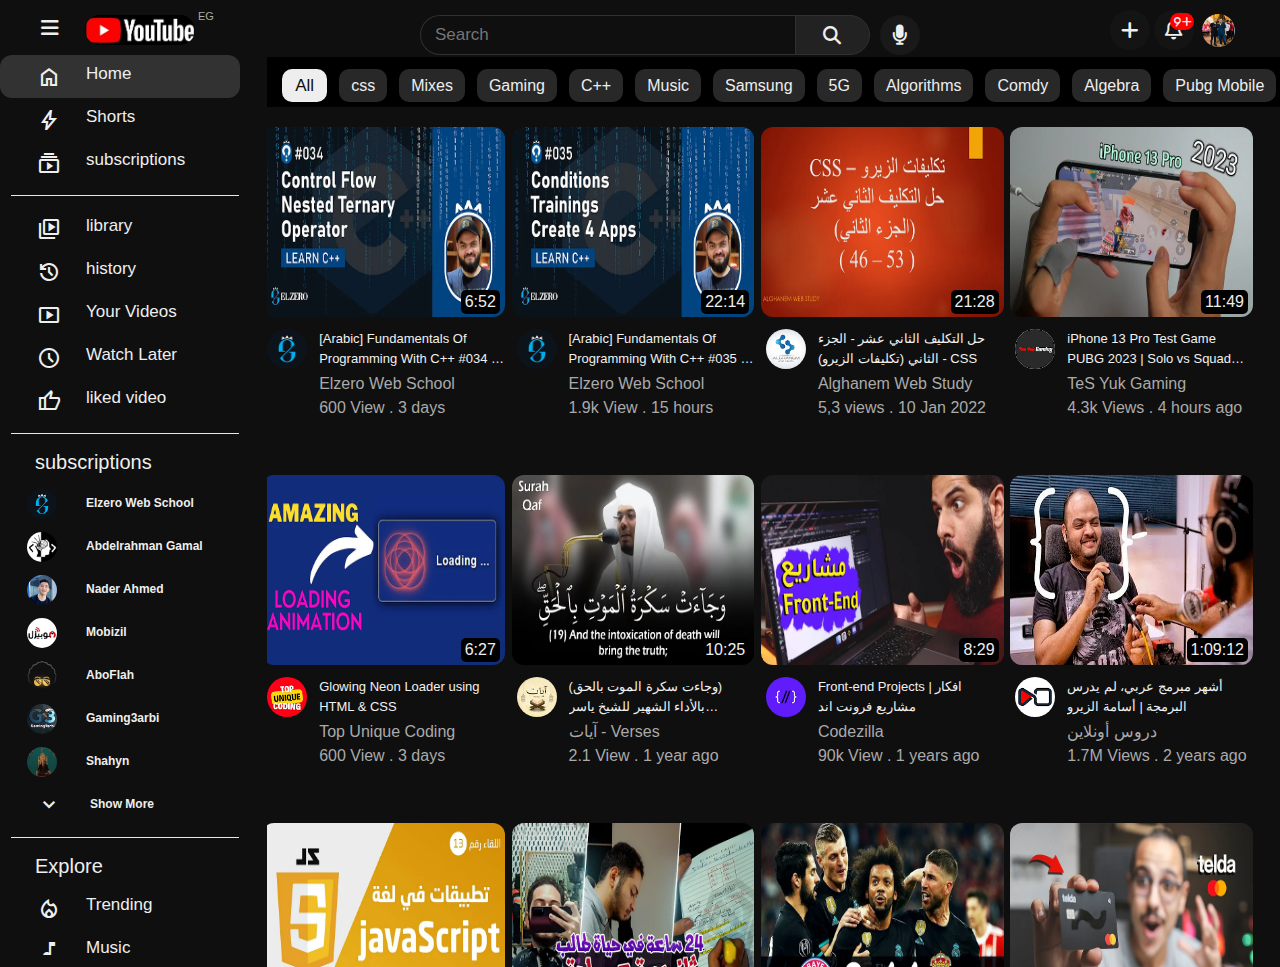
<file: index2.html>
<!DOCTYPE html>
<html lang="en">
<head>
  <meta charset="UTF-8">
  <meta http-equiv="X-UA-Compatible" content="IE=edge">
  <meta name="viewport" content="width=device-width, initial-scale=1.0">
  <title>youTube</title>
  <link rel="shortcut icon" href="./photos/logo.jpg">
  <link rel="stylesheet" href="./css/bootstrap.min.css">
  <link rel="stylesheet" href="https://fonts.googleapis.com/css2?family=Material+Symbols+Outlined:opsz,wght,FILL,GRAD@48,400,0,0" />
  <link rel="stylesheet" href="./style2.css">
  <link rel="stylesheet" href="./css/all.min.css">
  <link rel="preconnect" href="https://fonts.googleapis.com">
  <link rel="preconnect" href="https://fonts.gstatic.com" crossorigin>
  <link
        href="https://fonts.googleapis.com/css2?family=Cairo&family=Jomhuria&family=Noto+Sans+Arabic:wght@500;600&display=swap"
        rel="stylesheet">
</head>
<body>
<!-- Nav-bar Start -->
  <section class="nav-bar">
    <div>
      <div class="left-nav">
        <div class="span">
          <i class="fa-solid fa-bars"></i>
        </div>
        <div class="icon-yottube">
          <a href=""><img src="./photos/youtube2.jpg" alt=""></a>
          <span>
            EG
          </span>
        </div>
      </div>
      <div class="mid-nav ">
        <div class="Search-mid">
          <input type="search" placeholder="Search">
          <i class="fa-solid fa-magnifying-glass search"></i>
        </div>
        <i class="fa-solid fa-microphone micro"></i>
      </div>
      <div class="right-nav right">
      <div class="items">
        <i class="fa-solid fa-plus"></i>
        <i class="fa-regular fa-bell bell"></i>
        <img src="./photos/me.jpg" alt="">
      </div>
      </div>
    </div>
  </section>
<!-- Nav-bar End -->
<!-- body Start -->
<!-- side-one Start -->
<section class="content-area">
  <section class="aside-one">
    <aside class="side">
        <a href="" class="active side-links home">
          <span class="material-symbols-outlined">
            home
          </span>
          <p>
            Home
          </p>
        </a>
        <a href="" class="active side-links">
          <span class="material-symbols-outlined">
            bolt
            </span>
          <p>
            Shorts
          </p>
        </a>
        <a href="" class="active side-links">
          <span class="material-symbols-outlined">
            subscriptions
            </span>
          <p>
            subscriptions
          </p>
        </a>
        <span class="hr"></span>
        <a href="" class="active side-links">
          <span class="material-symbols-outlined">
            video_library
            </span>
          <p>
            library
          </p>
        </a>
        <a href="" class="active side-links">
          <span class="material-symbols-outlined">
            history
            </span>
          <p>
            history
          </p>
        </a>
        <a href="" class="active side-links">
          <span class="material-symbols-outlined">
            smart_display
            </span>
          <p>
            Your Videos
          </p>
        </a>
        <a href="" class="active side-links">
          <span class="material-symbols-outlined">
            schedule
            </span>
          <p>
            Watch Later
          </p>
        </a>
        <a href="" class="active side-links">
          <span class="material-symbols-outlined">
            thumb_up
            </span>
          <p>
            liked video
          </p>
        </a>
        <span class="hr"></span>
        <h3>subscriptions</h3>
        <a href="" href="" class="active side-links">
          <img src="./photos/elzero.jpg" alt="" class="sub-img">
          <p class="sub">Elzero Web School</p>
        </a>
        <a href="" href="" class="active side-links">
          <img src="./photos/jamal.jpg" alt="" class="sub-img">
          <p class="sub">Abdelrahman Gamal</p>
        </a>
        <a href="" href="" class="active side-links">
          <img src="./photos/nader.jpg" alt="" class="sub-img">
          <p class="sub">Nader Ahmed </p>
        </a>
        <a href="" href="" class="active side-links">
          <img src="./photos/mobizil.jpg" alt="" class="sub-img">
          <p class="sub">Mobizil</p>
        </a>
        <a href="" href="" class="active side-links">
          <img src="./photos/aboflah.jpg" alt="" class="sub-img">
          <p class="sub">AboFlah</p>
        </a>
        <a href="" href="" class="active side-links">
          <img src="./photos/gamingaraby.jpg" alt="" class="sub-img">
          <p class="sub">Gaming3arbi</p>
        </a>
        <a href="" href="" class="active side-links">
          <img src="./photos/shahen.jpg" alt="" class="sub-img">
          <p class="sub">Shahyn </p>
        </a>
        <a href="" href="" class="active side-links">
          <span class="material-symbols-outlined">
            expand_more
            </span>
          <p class="sub">Show More </p>
        </a>
        <span class="hr"></span>
        <h3>Explore</h3>
        <a href="" class="active side-links">
          <span class="material-symbols-outlined">
            local_fire_department
            </span>
          <p>
            Trending
          </p>
        </a>
        <a href="" class="active side-links">
          <span class="material-symbols-outlined">
            music_note
            </span>
          <p>
            Music
          </p>
        </a>
        <a href="" class="active side-links">
          <span class="material-symbols-outlined">
            online_prediction
            </span>
          <p>
            Live
          </p>
        </a>
        <a href="" class="active side-links">
          <span class="material-symbols-outlined">
            stadia_controller
            </span>
          <p>
            Gaming
          </p>
        </a>
        <a href="" class="active side-links">
          <span class="material-symbols-outlined">
            sports_soccer
            </span>
          <p>
            Sports
          </p>
        </a>
        <span class="hr"></span>
        <a href="" class="active side-links">
          <span class="material-symbols-outlined">
            settings
            </span>
          <p>
            settings
          </p>
        </a>
        <a href="" class="active side-links">
          <span class="material-symbols-outlined">
            flag
            </span>
          <p>
            Report history
          </p>
        </a>
        <a href="" class="active side-links">
          <span class="material-symbols-outlined">
            help
            </span>
          <p>
            help
          </p>
        </a>
        <a href="" class="active side-links">
          <span class="material-symbols-outlined">
            sms_failed
            </span>
          <p>
            Send feedback
          </p>
        </a>
        <span class="hr"></span>
        <span class="side-down">
          <a href="" class="down">About</a>
          <a href="" class="down">Press</a>
          <a href="" class="down">Copyright</a>
          <a href="" class="down">Contact us</a>
          <a href="" class="down">Creator</a>
          <a href="" class="down">Advertise</a>
          <a href="" class="down">Developers</a>
          <br>
          <br>
          <a href="">Terms</a>
          <a href="">Privacy</a>
          <a href="">Policy & Safety</a>
          <a href="">How YouTube works</a>
          <a href="">Test new features</a>
        </span>
        <span class="copy-right">
          © 2023 Google LLC
        </span>
      
    </aside>
  </section>
  <!-- videos-area Start  -->
  <section class="videos-area">
    <div class="nav-video col-lg-12 col-md-6 ">
      <div class="nav all link">
        <a href="">All</a>
      </div>
      <div class="nav-not-active link">
        <a href="">css</a>
      </div>
      <div class="nav-not-active link">
        <a href="">Mixes</a>
      </div>
      <div class="nav-not-active link">
        <a href="">Gaming</a>
      </div>
      <div class="nav-not-active link">
        <a href="">C++</a>
      </div>
      <div class="nav-not-active link">
        <a href="">Music</a>
      </div>
      <div class="nav-not-active link">
        <a href="">Samsung</a>
      </div>
      <div class="nav-not-active link">
        <a href="">5G</a>
      </div>
      <div class="nav-not-active link">
        <a href="">Algorithms</a>
      </div>
      <div class="nav-not-active link">
        <a href="">Comdy</a>
      </div>
      <div class="nav-not-active link">
        <a href="">Algebra</a>
      </div>
      <div class="nav-not-active link">
        <a href="">Pubg Mobile</a>
      </div>
      <div class="nav-not-active link">
        <a href="">Barcelona CF</a>
      </div>
      <div class="nav-not-active del link">
        <a href="">Real Madrid CF</a>
      </div>
    </div>
    <main>
      <div class="video-container row-cols-lg-4">
        <div class="video">
          <div class="items">
            <img src="./photos/video.jpg" alt="">
            <span>
              6:52
            </span>
          </div>
          <div class="video-details">
            <div class="chanel">
              <img src="./photos/elzero.jpg" alt="">
            </div>
            <div class="title">
              <a href="" class="video-title">
                [Arabic] Fundamentals Of Programming With C++ #034 - Control Flow - Nested Ternary Operator
              </a>
              <a href="" class="view">
                Elzero Web School
              </a>
              <span>
                600 View . 3 days
              </span>
            </div>
          </div>
        </div>
        <div class="video">
          <div class="items">
            <img src="./photos/video 12.jpg" alt="">
            <span>
              22:14
            </span>
          </div>
          <div class="video-details">
            <div class="chanel">
              <img src="./photos/elzero.jpg" alt="">
            </div>
            <div class="title">
              <a href="" class="video-title">
                [Arabic] Fundamentals Of Programming With C++ #035 - Condition Trainings - Create Four Application
              </a>
              <a href="" class="view">
                Elzero Web School
              </a>
              <span>
                1.9k View . 15 hours
              </span>
            </div>
          </div>
        </div>
        <div class="video">
          <div class="items">
            <img src="./photos/video2.jpg" alt="">
            <span>
              21:28
            </span>
          </div>
          <div class="video-details">
            <div class="chanel">
              <img src="./photos/channels2.jpg" alt="">
            </div>
            <div class="title">
              <a href="" class="video-title">
                حل التكليف الثاني عشر - الجزء الثاني (تكليفات الزيرو) - CSS
              </a>
              <a href="" class="view">
                Alghanem Web Study
              </a>
              <span>
                5,3 views . 10 Jan 2022
              </span>
            </div>
          </div>
        </div>
        <div class="video">
          <div class="items">
            <img src="./photos/video3.jpg" alt="">
            <span>
              11:49
            </span>
          </div>
          <div class="video-details">
            <div class="chanel">
              <img src="./photos/channel3.jpg" alt="">
            </div>
            <div class="title">
              <a href="" class="video-title">
                iPhone 13 Pro Test Game PUBG 2023 | Solo vs Squad Ace Tier
              </a>
              <a href="" class="view">
                TeS Yuk Gaming
              </a>
              <span>
                4.3k Views . 4 hours ago
              </span>
            </div>
          </div>
        </div>
        <div class="video">
          <div class="items">
            <img src="./photos/video4.jpg" alt="">
            <span>
              6:27
            </span>
          </div>
          <div class="video-details">
            <div class="chanel">
              <img src="./photos/channels4.jpg" alt="">
            </div>
            <div class="title">
              <a href="" class="video-title">
                Glowing Neon Loader using HTML & CSS
              </a>
              <a href="" class="view">
                Top Unique Coding
              </a>
              <span>
                600 View . 3 days
              </span>
            </div>
          </div>
        </div>
        <div class="video">
          <div class="items">
            <img src="./photos/video5.jpg" alt="">
            <span>
              10:25
            </span>
          </div>
          <div class="video-details">
            <div class="chanel">
              <img src="./photos/channel5.jpg" alt="">
            </div>
            <div class="title">
              <a href="" class="video-title">
                (وجاءت سكرة الموت بالحق) بالأداء الشهير للشيخ ياسر الدوسري - سورة ق | Surah Qaf - Yasser Al-Dossary
              </a>
              <a href="" class="view">
                آيات - Verses
              </a>
              <span>
                2.1 View . 1 year ago
              </span>
            </div>
          </div>
        </div>
        <div class="video">
          <div class="items">
            <img src="./photos/video6.jpg" alt="">
            <span>
              8:29
            </span>
          </div>
          <div class="video-details">
            <div class="chanel">
              <img src="./photos/channel6.jpg" alt="">
            </div>
            <div class="title">
              <a href="" class="video-title">
                Front-end Projects | افكار مشاريع فرونت اند
              </a>
              <a href="" class="view">
                Codezilla
              </a>
              <span>
                90k View . 1 years ago
              </span>
            </div>
          </div>
        </div>
        <div class="video">
          <div class="items">
            <img src="./photos/video7.jpg" alt="">
            <span>
              1:09:12
            </span>
          </div>
          <div class="video-details">
            <div class="chanel">
              <img src="./photos/channel7.jpg" alt="">
            </div>
            <div class="title">
              <a href="" class="video-title">
                أشهر مبرمج عربي، لم يدرس البرمجة | أسامة الزيرو
              </a>
              <a href="" class="view">
                دروس أونلاين
              </a>
              <span>
                1.7M Views . 2 years ago
              </span>
            </div>
          </div>
        </div>
        <div class="video">
          <div class="items">
            <img src="./photos/video8.jpg" alt="">
            <span>
              3:06:13
            </span>
          </div>
          <div class="video-details">
            <div class="chanel">
              <img src="./photos/channel8.jpg" alt="">
            </div>
            <div class="title">
              <a href="" class="video-title">
                تطبيقات في لغة JavaScript (اللقاء الثالث عشر)
              </a>
              <a href="" class="view">
                Mohammed Abdelmajeed
              </a>
              <span>
                131 views . Streamed live 19 hours ago
              </span>
            </div>
          </div>
        </div>
        <div class="video">
          <div class="items">
            <img src="./photos/video9.jpg" alt="">
            <span>
              12:19
            </span>
          </div>
          <div class="video-details">
            <div class="chanel">
              <img src="./photos/channels9.jpg" alt="">
            </div>
            <div class="title">
              <a href="" class="video-title">
                ذاكرت 10 ساعات في اليوم !! - 24 ساعة في حياة طالب تالته ثانوي
              </a>
              <a href="" class="view">
                يوميات طالب ثانوية
              </a>
              <span>
                46k Views . 2 weeks ago
              </span>
            </div>
          </div>
        </div>
        <div class="video">
          <div class="items">
            <img src="./photos/video 10.jpg" alt="">
            <span>
              10:27
            </span>
          </div>
          <div class="video-details">
            <div class="chanel">
              <img src="./photos/channel10.jpg" alt="">
            </div>
            <div class="title">
              <a href="" class="video-title">
                الريال يتلذذ في إذلال البايرن (11-3) ويُصيب المعلقين بالجنون 🔥
              </a>
              <a href="" class="view">
                للمدريديستا فقط 
              </a>
              <span>
                14 views . 4 years ago
              </span>
            </div>
          </div>
        </div>
        <div class="video">
          <div class="items">
            <img src="./photos/video11.jpg" alt="">
            <span>
              8:44
            </span>
          </div>
          <div class="video-details">
            <div class="chanel">
              <img src="./photos/channels11.jpg" alt="">
            </div>
            <div class="title">
              <a href="" class="video-title">
                واخيرا حساب بنكي في 5 دقايق من موبايلك ( مجاني ١٠٠٪؜ ) || كل تفاصيل كارت Telda الجديد !! 💳
              </a>
              <a href="" class="view">
                Abdelrahman Hwary عبدالرحمن هواري 
              </a>
              <span>
                200k Views . 4 months ago
              </span>
            </div>
          </div>
        </div>
      </div>
      <div class="hr">
        <span></span>
      </div>
      <div class="shorts-video">
        <div class="nav-shorts">
          <div class="shorts">
            <h3>
              Shorts
            </h3>
          </div>
          <div class="sign">
            <a href="">
              <span class="material-symbols-outlined">
                close
              </span>
            </a>
          </div>
        </div>
        <div class="shorts-contain row-cols-lg-8">
          <div class="shorts-item">
            <div class="shorts-img">
              <img src="./photos/shorts1.jpg" alt="">
            </div>
            <div class="shotrs-title">
              <a href="" class="title">
                Xiaomi 13 Pro First Look!
              </a>
              <span>
                28k View
              </span>
            </div>
          </div>
          <div class="shorts-item">
            <div class="shorts-img">
              <img src="./photos/shorts2.jpg" alt="">
            </div>
            <div class="shotrs-title">
              <a href="" class="title">
                Google Pixel 7 Pro Unboxing!
              </a>
              <span>
                1.2M Views
              </span>
            </div>
          </div>
          <div class="shorts-item">
            <div class="shorts-img">
              <img src="./photos/shorts3.jpg" alt="">
            </div>
            <div class="shotrs-title">
              <a href="" class="title">
                Don't Buy The iQOO 9T Buy This MOTO Edge 30 Fusion Instead!
              </a>
              <span>
                1M View
              </span>
            </div>
          </div>
          <div class="shorts-item del-3">
            <div class="shorts-img">
              <img src="./photos/shorts4.jpg" alt="">
            </div>
            <div class="shotrs-title">
              <a href="" class="title">
                Samsung Galaxy S22 Ultra Users will definitely update to S23 Ultra !
              </a>
              <span>
                1.1M View
              </span>
            </div>
          </div>
          <div class="shorts-item del-2">
            <div class="shorts-img">
              <img src="./photos/shorts5.jpg" alt="">
            </div>
            <div class="shotrs-title">
              <a href="" class="title">
                Apple iPhone 14 Pro Amazing Case!
              </a>
              <span>
                1.3M Views
              </span>
            </div>
          </div>
          <div class="shorts-item del-1">
            <div class="shorts-img">
              <img src="./photos/shorts6.jpg" alt="">
            </div>
            <div class="shotrs-title">
              <a href="" class="title">
                جوال فيه ميزة لم أرَها في حياتي من قبل OPPO Reno 7 Pro
              </a>
              <span>
                5.4M Views
              </span>
            </div>
          </div>
        </div>
      </div>
      <div class="hr">
        <span></span>
      </div>
      <div class="video-container row-cols-lg-4">
        <div class="video">
          <div class="items">
            <img src="./photos/video.jpg" alt="">
            <span>
              6:52
            </span>
          </div>
          <div class="video-details">
            <div class="chanel">
              <img src="./photos/elzero.jpg" alt="">
            </div>
            <div class="title">
              <a href="" class="video-title">
                [Arabic] Fundamentals Of Programming With C++ #034 - Control Flow - Nested Ternary Operator
              </a>
              <a href="" class="view">
                Elzero Web School
              </a>
              <span>
                600 View . 3 days
              </span>
            </div>
          </div>
        </div>
        <div class="video">
          <div class="items">
            <img src="./photos/video 12.jpg" alt="">
            <span>
              22:14
            </span>
          </div>
          <div class="video-details">
            <div class="chanel">
              <img src="./photos/elzero.jpg" alt="">
            </div>
            <div class="title">
              <a href="" class="video-title">
                [Arabic] Fundamentals Of Programming With C++ #035 - Condition Trainings - Create Four Application
              </a>
              <a href="" class="view">
                Elzero Web School
              </a>
              <span>
                1.9k View . 15 hours
              </span>
            </div>
          </div>
        </div>
        <div class="video">
          <div class="items">
            <img src="./photos/video2.jpg" alt="">
            <span>
              21:28
            </span>
          </div>
          <div class="video-details">
            <div class="chanel">
              <img src="./photos/channels2.jpg" alt="">
            </div>
            <div class="title">
              <a href="" class="video-title">
                حل التكليف الثاني عشر - الجزء الثاني (تكليفات الزيرو) - CSS
              </a>
              <a href="" class="view">
                Alghanem Web Study
              </a>
              <span>
                5,3 views . 10 Jan 2022
              </span>
            </div>
          </div>
        </div>
        <div class="video">
          <div class="items">
            <img src="./photos/video3.jpg" alt="">
            <span>
              11:49
            </span>
          </div>
          <div class="video-details">
            <div class="chanel">
              <img src="./photos/channel3.jpg" alt="">
            </div>
            <div class="title">
              <a href="" class="video-title">
                iPhone 13 Pro Test Game PUBG 2023 | Solo vs Squad Ace Tier
              </a>
              <a href="" class="view">
                TeS Yuk Gaming
              </a>
              <span>
                4.3k Views . 4 hours ago
              </span>
            </div>
          </div>
        </div>
        <div class="video">
          <div class="items">
            <img src="./photos/video4.jpg" alt="">
            <span>
              6:27
            </span>
          </div>
          <div class="video-details">
            <div class="chanel">
              <img src="./photos/channels4.jpg" alt="">
            </div>
            <div class="title">
              <a href="" class="video-title">
                Glowing Neon Loader using HTML & CSS
              </a>
              <a href="" class="view">
                Top Unique Coding
              </a>
              <span>
                600 View . 3 days
              </span>
            </div>
          </div>
        </div>
        <div class="video">
          <div class="items">
            <img src="./photos/video5.jpg" alt="">
            <span>
              10:25
            </span>
          </div>
          <div class="video-details">
            <div class="chanel">
              <img src="./photos/channel5.jpg" alt="">
            </div>
            <div class="title">
              <a href="" class="video-title">
                (وجاءت سكرة الموت بالحق) بالأداء الشهير للشيخ ياسر الدوسري - سورة ق | Surah Qaf - Yasser Al-Dossary
              </a>
              <a href="" class="view">
                آيات - Verses
              </a>
              <span>
                2.1 View . 1 year ago
              </span>
            </div>
          </div>
        </div>
        <div class="video">
          <div class="items">
            <img src="./photos/video6.jpg" alt="">
            <span>
              8:29
            </span>
          </div>
          <div class="video-details">
            <div class="chanel">
              <img src="./photos/channel6.jpg" alt="">
            </div>
            <div class="title">
              <a href="" class="video-title">
                Front-end Projects | افكار مشاريع فرونت اند
              </a>
              <a href="" class="view">
                Codezilla
              </a>
              <span>
                90k View . 1 years ago
              </span>
            </div>
          </div>
        </div>
        <div class="video">
          <div class="items">
            <img src="./photos/video7.jpg" alt="">
            <span>
              1:09:12
            </span>
          </div>
          <div class="video-details">
            <div class="chanel">
              <img src="./photos/channel7.jpg" alt="">
            </div>
            <div class="title">
              <a href="" class="video-title">
                أشهر مبرمج عربي، لم يدرس البرمجة | أسامة الزيرو
              </a>
              <a href="" class="view">
                دروس أونلاين
              </a>
              <span>
                1.7M Views . 2 years ago
              </span>
            </div>
          </div>
        </div>
        <div class="video">
          <div class="items">
            <img src="./photos/video8.jpg" alt="">
            <span>
              3:06:13
            </span>
          </div>
          <div class="video-details">
            <div class="chanel">
              <img src="./photos/channel8.jpg" alt="">
            </div>
            <div class="title">
              <a href="" class="video-title">
                تطبيقات في لغة JavaScript (اللقاء الثالث عشر)
              </a>
              <a href="" class="view">
                Mohammed Abdelmajeed
              </a>
              <span>
                131 views . Streamed live 19 hours ago
              </span>
            </div>
          </div>
        </div>
        <div class="video">
          <div class="items">
            <img src="./photos/video9.jpg" alt="">
            <span>
              12:19
            </span>
          </div>
          <div class="video-details">
            <div class="chanel">
              <img src="./photos/channels9.jpg" alt="">
            </div>
            <div class="title">
              <a href="" class="video-title">
                ذاكرت 10 ساعات في اليوم !! - 24 ساعة في حياة طالب تالته ثانوي
              </a>
              <a href="" class="view">
                يوميات طالب ثانوية
              </a>
              <span>
                46k Views . 2 weeks ago
              </span>
            </div>
          </div>
        </div>
        <div class="video">
          <div class="items">
            <img src="./photos/video 10.jpg" alt="">
            <span>
              10:27
            </span>
          </div>
          <div class="video-details">
            <div class="chanel">
              <img src="./photos/channel10.jpg" alt="">
            </div>
            <div class="title">
              <a href="" class="video-title">
                الريال يتلذذ في إذلال البايرن (11-3) ويُصيب المعلقين بالجنون 🔥
              </a>
              <a href="" class="view">
                للمدريديستا فقط 
              </a>
              <span>
                14 views . 4 years ago
              </span>
            </div>
          </div>
        </div>
        <div class="video">
          <div class="items">
            <img src="./photos/video11.jpg" alt="">
            <span>
              8:44
            </span>
          </div>
          <div class="video-details">
            <div class="chanel">
              <img src="./photos/channels11.jpg" alt="">
            </div>
            <div class="title">
              <a href="" class="video-title">
                واخيرا حساب بنكي في 5 دقايق من موبايلك ( مجاني ١٠٠٪؜ ) || كل تفاصيل كارت Telda الجديد !! 💳
              </a>
              <a href="" class="view">
                Abdelrahman Hwary عبدالرحمن هواري 
              </a>
              <span>
                200k Views . 4 months ago
              </span>
            </div>
          </div>
        </div>
      </div>
    </main>
</section>
<!-- videos-End   -->
</section>
<!-- side-one End  -->

<!-- body End -->
</body>
</html>
</file>
<file: style2.css>
*{
  padding: 0;
  margin: 0;
  box-sizing: border-box;
  font-family: Arial, Helvetica, sans-serif;
  text-decoration: none;
}

::-webkit-scrollbar {
  width: 7px;
  display: none;
}

::-webkit-scrollbar-thumb {
  background-color: gray;
  border-radius: 25px;
}

body {
  background-color: #0f0f0f;
  /* overflow-x: hidden; */
  overflow-y: hidden;
}

/* navbar Start */

.nav-bar{
  z-index: 999;
}

.nav-bar div {
  display: flex;
  justify-content: space-between;
  text-align: center;
  padding: 5px 15px 0px;
}

.nav-bar div .left-nav {
  display: flex;
  text-align: center;
  justify-content: center;
}


.nav-bar .left-nav .span {
  font-size: 20px;
  color: #eee;
  width: 40px;
  height: 40px;
  border-radius: 50%;
  display: flex;
  justify-content: center;
  text-align: center;
  padding-top: 8px;
}

.nav-bar .left-nav .span:hover {
  background-color: rgba(141, 139, 139, 0.336);
}

.nav-bar .left-nav .icon-yottube a img {
  width: 110px;
  height: 30px;
  border-radius: 35px;
}

.nav-bar .left-nav .icon-yottube span {
  color: #aaa;
  font-size: 11px;
  margin-left: 3px;
  margin-top: -7px;
}

.nav-bar div .mid-nav {
  position: relative;
}

.nav-bar div .mid-nav {
  display: flex;
  /* width: 60%; */
  width: 600px;
}

.nav-bar div .mid-nav input {
  width: 375px;
  /* width: 60%; */
  height: 40px;
  border-top-left-radius: 25px;
  border-bottom-left-radius: 25px;
  margin-left: 30px;
  background-color: #0f0f0f;
  border: 1px solid #303030;
  position: relative;
  padding-left: 14px;
  font-size: 17px;
  border-right: none;
}

.nav-bar div .mid-nav input:focus {
  outline: none;
  color: white;
  border: 1px solid #36c;
}

.nav-bar div .mid-nav .search {
  background-color: #222222;
  width: 75px;
  height: 40px;
  color: #eee;
  position: absolute;
  right: 90px;
  text-align: center;
  align-items: center;
  display: flex;
  align-items: center;
  justify-content: center;
  font-size: 18px;
  border-top-right-radius: 25px;
  border-bottom-right-radius: 25px;
  border: 1px solid #303030;
}

.nav-bar div .mid-nav .micro {
  font-size: 20px;
  color: #eee;
  background-color: #30303052;
  width: 40px;
  height: 40px;
  border-radius: 50%;
  display: flex;
  align-items: center;
  justify-content: center;
  position: absolute;
  right: 40px;
  top: 10px;
}

.nav-bar div .mid-nav .micro:hover {
  background-color: #303030;
}

.nav-bar div .right .items {
  display: flex;
  justify-content: center;
  align-items: center;
  text-align: center;
  margin-top: -10px;
}

.nav-bar div .right .items i {
  margin-left: 4px;
  width: 40px;
  height: 40px;
  border-radius: 50%;
  color: #eee;
  font-size: 20px;
  display: flex;
  justify-content: center;
  align-items: center;
  position: relative;
  background-color: #2222224a;
}

.nav-bar div .right .items i:hover{
  background-color: #222222;
}

.nav-bar div .right .items .bell::after {
  content: "9+";
  background-color: red;
  font-size: 11px;
  border-radius: 31px;
  position: absolute;
  top: 3px;
  right: 0px;
  width: 24px;
  height: 17px;
  display: flex;
  align-items: center;
  justify-content: center;
  font-weight: 900;
}

.nav-bar div .right .items img {
  width: 33px;
  height: 33px;
  border-radius: 50%;
  margin-left: 8px;
}

@media (max-width: 1200px) {
  .nav-bar div .right {
    display: none;
  }
  .nav-bar div .mid-nav {
    margin-right: -100px;
  }
}

@media (max-width: 720px){
  .nav-bar div .mid-nav .Search-mid{
    width: 400px;
    margin-left: 55px;
  }
  .nav-bar div .mid-nav .search{
    display: none;
  }
  .nav-bar div .mid-nav input {
    border: 1px solid #303030;
    border-radius: 25px;
  }
}

/* navbar End */
/* body Start */

/* Side-one Start */
.content-area {
  height: 100vh;
  display: flex;
}

.content-area .aside-one {
  height: 100%;
  width: 260px;
  overflow-y: auto;
  padding-bottom: 60px;
}

.content-area .aside-one .side {
  width: 100%;
  display: flex;
  flex-direction: column;
  /* margin: 15px 0; */
  padding-right: 15px;
}

.content-area .aside-one:hover ::-webkit-scrollbar-track{
  background-color: red;
}

.content-area .aside-one .side .side-links {
  display: flex;
  align-items: center;
  padding: 0px 37px;
  text-decoration: none;
  color: #eee;
  height: 43px;
}
.content-area .aside-one .side .side-links p{
  margin-left: 25px;
  font-size: 17px;
  line-height: 2em;
  color: #eee;
  margin-top: 10px;
  font-weight: 500;
}
.hr {

  width: 95%;
  height: 1px;
  background-color: #e7e7e7;
  margin: 11px;
}
.content-area .aside-one .side h3 {
  font-size: 20px;
  color: #eee;
  margin-left: 35px;
  margin-top: 5px;
}

.content-area .aside-one .side .active:hover {
  background-color: rgba(128, 128, 128, 0.308);
  border-radius: 10px;
  /* margin-left: 20px; */
  width: 240px;
}



.content-area .aside-one .side .side-links img {
  width: 30px;
  height: 30px;
  border-radius: 50%;
}

.content-area .aside-one .side .side-links .sub-img {
  margin-left: -10px;
  /* margin-top: 10px; */
}

.content-area .aside-one .side .side-links .sub {
  font-size: 12px;
  font-weight: bold;
  margin-left: 29px;
  margin-top: 15px;
}
.content-area .aside-one .side .side-down {
  font-size: 15px;
  margin-left: 25px;
  margin-top: 10px;
  word-spacing: 10px;
  font-weight: bold;
}

.content-area .aside-one .side .side-down a {
  text-decoration: none;
  color: #aaa;
}

.copy-right {
  color: gray;
  margin: 23px 27px;
  font-size: 15px;
}

@media (max-width: 1200px) {
  .content-area .aside-one .side {
    display: none;
  }
}
/* side-one End */

/* videos-area Start */
.videos-area {
  width: calc(100% - 260px);
  height: 100vh;
  margin: 12px;
}

.videos-area .nav-video {
  display: flex;
  align-items: center;
  position: fixed;
  margin-top: -10px;
  z-index: 999;
  background-color: black;
  padding-top: 12px;
  padding-bottom: 5px;
}

.videos-area .nav-video .all a {
  min-width: 45px;
  background-color: #eee;
  text-decoration: none;
  color: #0f0f0f;
  font-size: 17px;
  border-radius: 10px;
  display: flex;
  justify-content: center;
  align-items: center;
  height: 33px;
  margin-right: 12px;
}

.videos-area .nav-video .link :hover{
  background-color: #aaaaaa54;
}

.videos-area .nav-video .nav-not-active a{
  min-width: 45px;
  background-color: #8080804f;
  text-decoration: none;
  color: #eee;
  font-size: 16px;
  border-radius: 10px;
  display: flex;
  justify-content: center;
  align-items: center;
  height: 33px;
  margin-right: 12px;
  padding: 0 12px;
}

.link :hover {
  background-color: rgba(128, 128, 128, 0.308);
}

@media (max-width: 1320px) {
  .videos-area .nav-video .del{
    display: none;
  }
}

@media (max-width: 880px) {
  .videos-area .nav-video {
    display: none;
  }
}

@media (min-width: 1032px) and (max-width: 1200px) {
  .videos-area .nav-video .del{
    display: none;
  }
}

/* Video-Container Start */
main {
  width: 100%;
  height: 100%;
  padding: 35px 15px;
  overflow-y: auto;
}

main .video-container {
  display: flex;
  flex-direction: row;
  justify-content: space-between;
  flex-wrap: wrap;
}

.video {
  width: 315px;
  margin-bottom: 30px;
  cursor: pointer;
  margin-top: 25px;
  margin-left: -20px;
}
main .items {
  width: 100%;
  height: 190px;
  margin-bottom: 12px;
  position: relative;
}

main .items img {
  height: 100%;
  width: 100%;
  border-radius: 12px;
}

main .items span {
  color: #eee;
  background-color: black;
  position: absolute;
  right: 5px;
  bottom: 3px;
  /* width: 30px; */
  display: flex;
  justify-content: center;
  border-radius: 5px;
  padding: 0 4px;
}

.video-details {
  display: flex;
}

.chanel img{
  width: 40px;
  height: 40px;
  border-radius: 50%;
  margin-right: 12px;
  margin-left: 5px;
}

.title {
  display: flex;
  flex-direction: column;
}

.title a {
  text-decoration: none;
}
.title  .view {
  color: #aaa;
}
.title .video-title:hover {
  color: #f1f1f1;
}

.video-title {
  color: #f1f1f1;
  font-size: 13px;
  max-width: 278px;
  margin-bottom: 4px;
  overflow: hidden;
  display: -webkit-box;
  -webkit-line-clamp: 2;
  -webkit-box-orient: vertical;
}
.title span {
  color: #aaa;
}

/* .shorts-video {
  width: 100px;
  height: 150px;
} */

.shorts-video {
  position: relative;
}

.nav-shorts {
  display: flex;
  justify-content: space-between;
  margin: 10px 30px 10px 50px;
}

.nav-shorts .shorts {
  color: #f1f1f1;
}

.nav-shorts .sign a span {
  color: #f1f1f1;
  /* background-color: red; */
  width: 40px;
  height: 40px;
  border-radius: 50%;
  display: flex;
  justify-content: center;
  align-items: center;
}

.nav-shorts .sign a:hover{
  color: #303030;
  text-decoration: none;
}

.nav-shorts .sign a span:hover {
  background-color: #222222;
}

.shorts-contain  {
  /* height: 100px; */
  margin-left: 10px;
  display: flex;
  justify-content: space-between;
  flex-direction: row;
  margin-right: 40px;
  flex-wrap: wrap;
  margin-bottom: 30px;
}
.shorts-item {
  width: 200px;
}

.shorts-contain .shorts-img img {
  width: 100%;
  height: 340px;
  border-radius: 10px;
}

.shorts-item .shotrs-title a {
  color: #f1f1f1;
  font-size: 14px;
  max-width: 278px;
  margin-bottom: 4px;
  overflow: hidden;
  display: -webkit-box;
  -webkit-line-clamp: 2;
  -webkit-box-orient: vertical;
  margin-top: 8px;
  margin-left: 4px;
  text-decoration: none;
}

.shorts-item .shotrs-title span {
  color: #aaa;
  margin-left: 4px;
}
.home {
  background-color: rgba(128, 128, 128, 0.308);
  border-radius: 12px;
}

main .hr {
  width: 100%;
  height: 5px;
  background-color: #303030;
  border-radius: 25px;
  margin-bottom: 30px;
}

@media (max-width: 993px) {
  .video{
    width: 430px;
  }
}
@media (max-width: 908px) {
  .video{
    width: 350px;
  }
}
@media (max-width: 720px) {
  .video{
    width: 300px;
  }
}
@media (max-width: 644px) {
  .video{
    width: 100%;
    margin-left: 40px;
    margin-right: 40px;
  }
}

@media (max-width: 1200px) {
.content-area {
    margin-left: -260px;
  }
}
@media (max-width: 1090px) {
  .shorts-contain .del-2 {
    display: none;
  }
}
@media (max-width: 1111px) {
  .shorts-contain .shorts-item {
    /* display: none; */
    margin-right: 4px;
  }
}
@media (max-width: 1350px) {
  .shorts-contain .shorts-item {
    width: 150px;
  }
}
@media (max-width: 700px) {
  .shorts-contain .del-3 {
    display: none;
  }
}
@media (min-width: 700px) and (max-width: 793px) {
  .shorts-contain .del-3 {
    display: none;
  }
}
@media (max-width: 1258px) {
  .shorts-contain .del-1 {
    display: none;
  }
  .shorts-contain .shorts-item {
    width: 170px;
  }
}
/* 721 * 747 */
@media (min-width: 721px) and (max-width: 747px) {
  .video  {
    width: 330px;
  }
}




/* Video-Container End */

/* body End */
</file>
